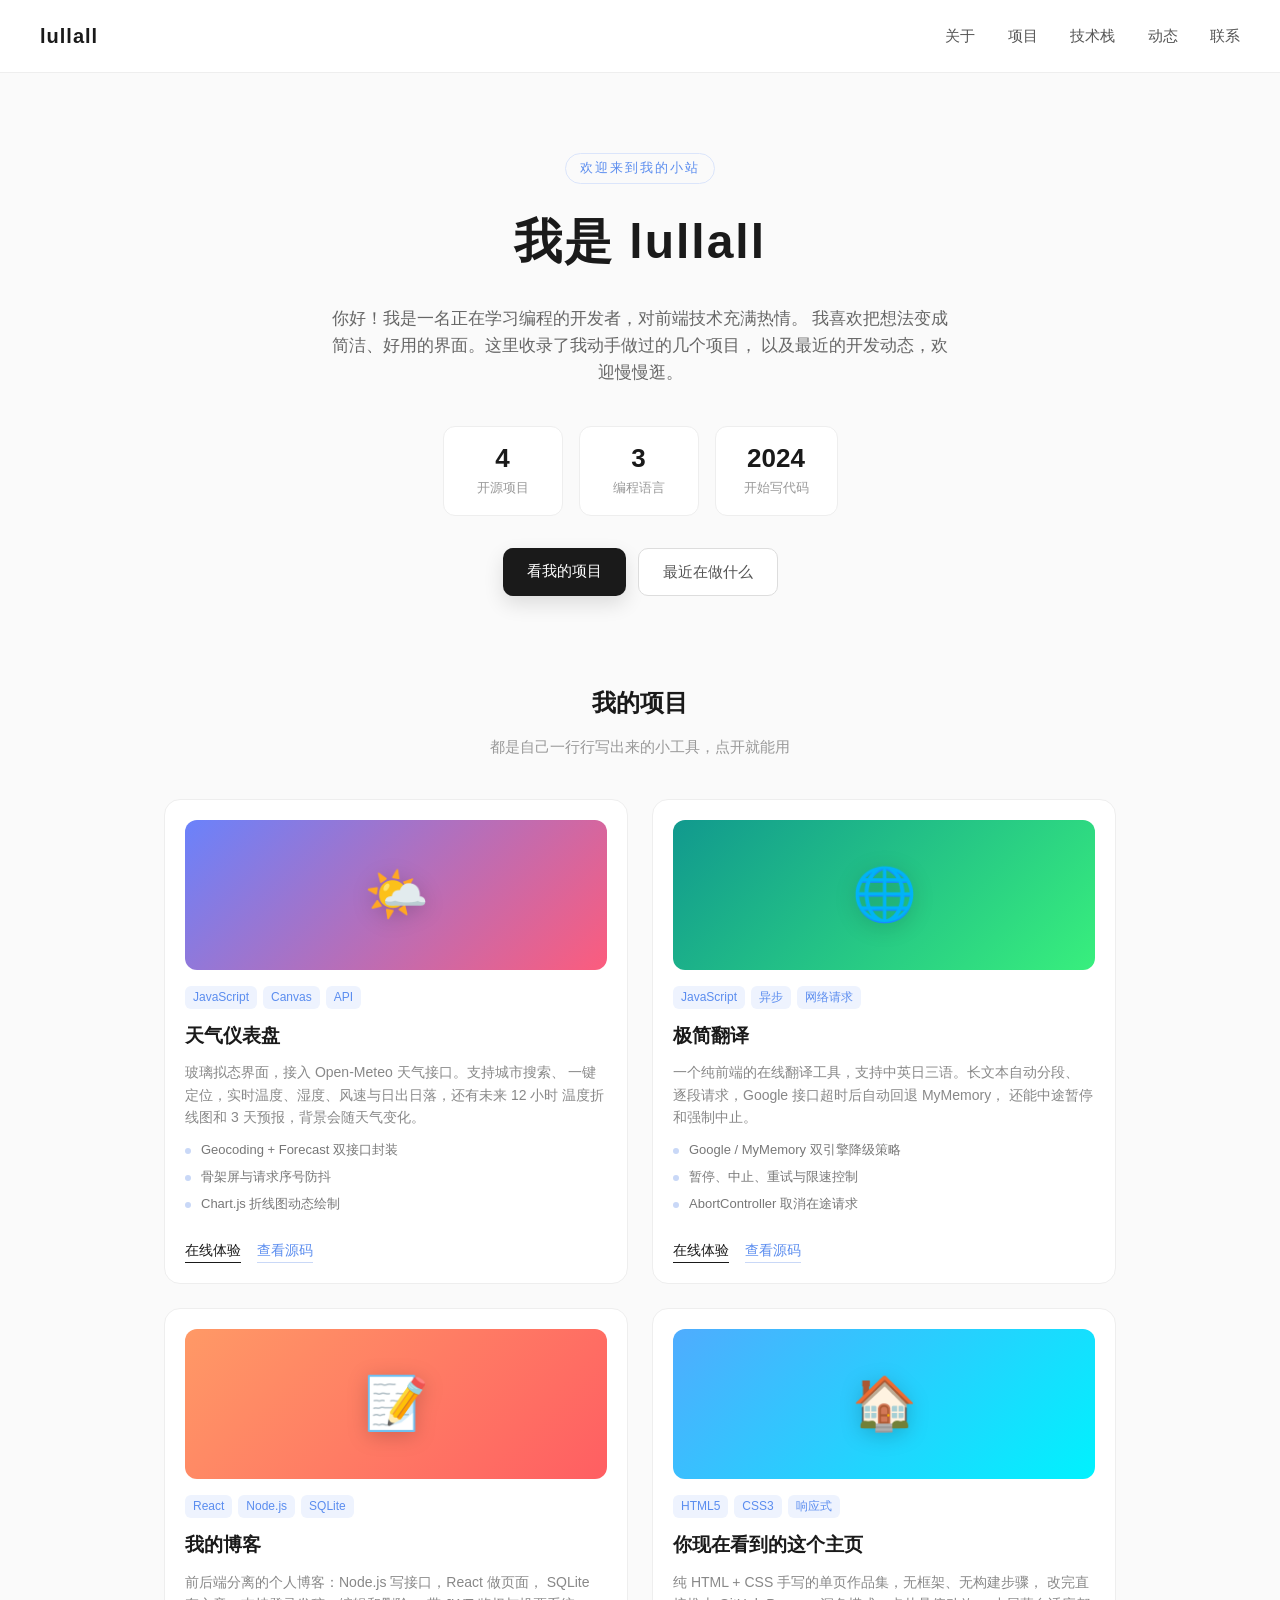
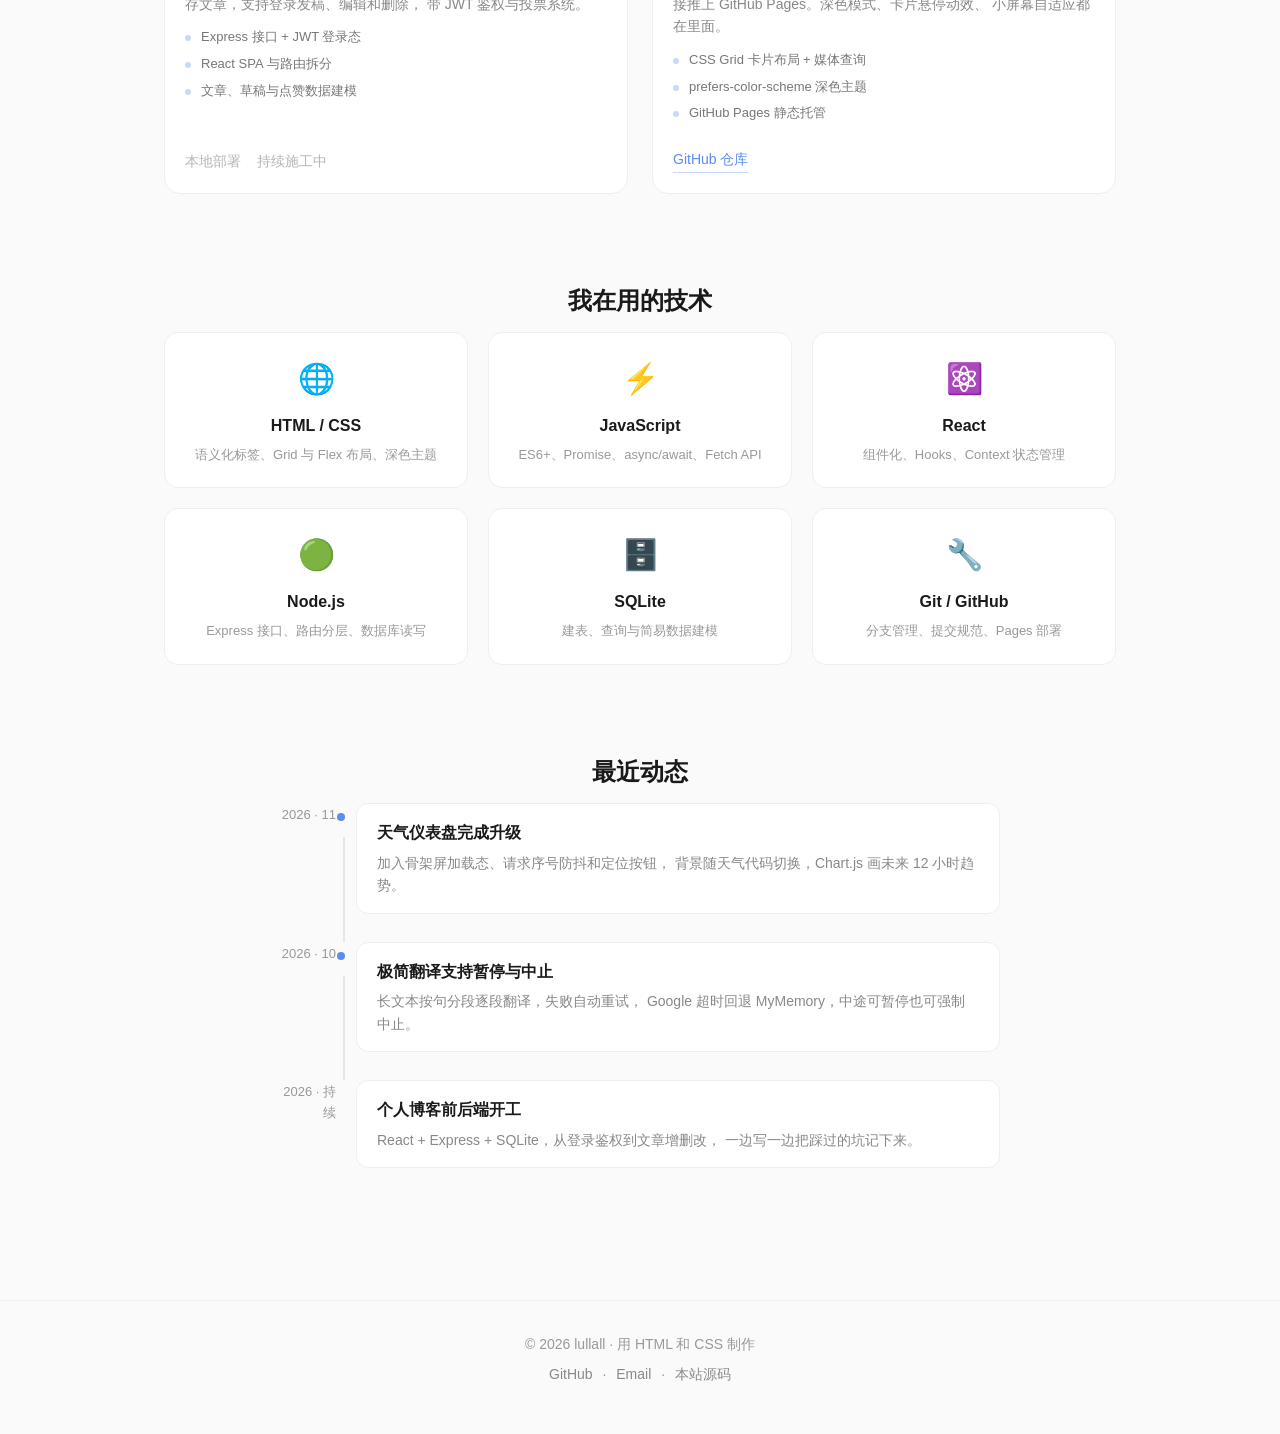
<file: index.html>
<!DOCTYPE html>
<html lang="zh-CN">
<head>
  <meta charset="UTF-8">
  <meta name="viewport" content="width=device-width, initial-scale=1.0">
  <title>lullall · 个人主页与作品集</title>
  <meta name="description" content="lullall 的个人主页与作品集：天气仪表盘、AI 翻译工具、个人博客等练手项目。">
  <link rel="stylesheet" href="style.css">
</head>
<body>
  <!-- 顶部导航栏 -->
  <header class="navbar">
    <div class="logo">lullall</div>
    <nav class="nav-links">
      <a href="#about">关于</a>
      <a href="#projects">项目</a>
      <a href="#stack">技术栈</a>
      <a href="#timeline">动态</a>
      <a href="#contact">联系</a>
    </nav>
  </header>

  <!-- 主体内容 -->
  <main>
    <!-- 大标题 + 自我介绍 -->
    <section class="hero" id="about">
      <p class="hero-eyebrow">欢迎来到我的小站</p>
      <h1 class="title">我是 lullall</h1>
      <p class="intro">
        你好！我是一名正在学习编程的开发者，对前端技术充满热情。
        我喜欢把想法变成简洁、好用的界面。这里收录了我动手做过的几个项目，
        以及最近的开发动态，欢迎慢慢逛。
      </p>
      <div class="hero-stats">
        <div class="stat">
          <span class="stat-num">4</span>
          <span class="stat-label">开源项目</span>
        </div>
        <div class="stat">
          <span class="stat-num">3</span>
          <span class="stat-label">编程语言</span>
        </div>
        <div class="stat">
          <span class="stat-num">2024</span>
          <span class="stat-label">开始写代码</span>
        </div>
      </div>
      <div class="hero-actions">
        <a class="btn btn-primary" href="#projects">看我的项目</a>
        <a class="btn btn-ghost" href="#timeline">最近在做什么</a>
      </div>
    </section>

    <!-- 项目卡片 -->
    <section class="projects" id="projects">
      <h2 class="section-title">我的项目</h2>
      <p class="section-sub">都是自己一行行写出来的小工具，点开就能用</p>

      <div class="card-grid">
        <!-- 天气仪表盘 -->
        <article class="card">
          <div class="card-thumb card-thumb--weather" aria-hidden="true">
            <span class="thumb-glyph">🌤️</span>
          </div>
          <div class="card-tags">
            <span class="tag">JavaScript</span>
            <span class="tag">Canvas</span>
            <span class="tag">API</span>
          </div>
          <h3 class="card-title">天气仪表盘</h3>
          <p class="card-desc">
            玻璃拟态界面，接入 Open-Meteo 天气接口。支持城市搜索、
            一键定位，实时温度、湿度、风速与日出日落，还有未来 12 小时
            温度折线图和 3 天预报，背景会随天气变化。
          </p>
          <ul class="card-points">
            <li>Geocoding + Forecast 双接口封装</li>
            <li>骨架屏与请求序号防抖</li>
            <li>Chart.js 折线图动态绘制</li>
          </ul>
          <div class="card-links">
            <a href="projects/weather-dashboard/index.html" class="card-link card-link--demo">在线体验</a>
            <a href="https://github.com/lullall/weather-dashboard" class="card-link card-link--code">查看源码</a>
          </div>
        </article>

        <!-- 极简翻译 -->
        <article class="card">
          <div class="card-thumb card-thumb--translator" aria-hidden="true">
            <span class="thumb-glyph">🌐</span>
          </div>
          <div class="card-tags">
            <span class="tag">JavaScript</span>
            <span class="tag">异步</span>
            <span class="tag">网络请求</span>
          </div>
          <h3 class="card-title">极简翻译</h3>
          <p class="card-desc">
            一个纯前端的在线翻译工具，支持中英日三语。长文本自动分段、
            逐段请求，Google 接口超时后自动回退 MyMemory，
            还能中途暂停和强制中止。
          </p>
          <ul class="card-points">
            <li>Google / MyMemory 双引擎降级策略</li>
            <li>暂停、中止、重试与限速控制</li>
            <li>AbortController 取消在途请求</li>
          </ul>
          <div class="card-links">
            <a href="projects/translator-app/index.html" class="card-link card-link--demo">在线体验</a>
            <a href="https://github.com/lullall/my-first-project/tree/main/projects/translator-app" class="card-link card-link--code">查看源码</a>
          </div>
        </article>

        <!-- VIP 博客 -->
        <article class="card">
          <div class="card-thumb card-thumb--blog" aria-hidden="true">
            <span class="thumb-glyph">📝</span>
          </div>
          <div class="card-tags">
            <span class="tag">React</span>
            <span class="tag">Node.js</span>
            <span class="tag">SQLite</span>
          </div>
          <h3 class="card-title">我的博客</h3>
          <p class="card-desc">
            前后端分离的个人博客：Node.js 写接口，React 做页面，
            SQLite 存文章，支持登录发稿、编辑和删除，
            带 JWT 鉴权与投票系统。
          </p>
          <ul class="card-points">
            <li>Express 接口 + JWT 登录态</li>
            <li>React SPA 与路由拆分</li>
            <li>文章、草稿与点赞数据建模</li>
          </ul>
          <div class="card-links">
            <span class="card-link card-link--soon">本地部署</span>
            <span class="card-link card-link--soon">持续施工中</span>
          </div>
        </article>

        <!-- 本仓库 / 个人主页 -->
        <article class="card">
          <div class="card-thumb card-thumb--home" aria-hidden="true">
            <span class="thumb-glyph">🏠</span>
          </div>
          <div class="card-tags">
            <span class="tag">HTML5</span>
            <span class="tag">CSS3</span>
            <span class="tag">响应式</span>
          </div>
          <h3 class="card-title">你现在看到的这个主页</h3>
          <p class="card-desc">
            纯 HTML + CSS 手写的单页作品集，无框架、无构建步骤，
            改完直接推上 GitHub Pages。深色模式、卡片悬停动效、
            小屏幕自适应都在里面。
          </p>
          <ul class="card-points">
            <li>CSS Grid 卡片布局 + 媒体查询</li>
            <li>prefers-color-scheme 深色主题</li>
            <li>GitHub Pages 静态托管</li>
          </ul>
          <div class="card-links">
            <a href="https://github.com/lullall/my-first-project" class="card-link card-link--code">GitHub 仓库</a>
          </div>
        </article>
      </div>
    </section>

    <!-- 技术栈 -->
    <section class="stack" id="stack">
      <h2 class="section-title">我在用的技术</h2>
      <div class="stack-grid">
        <div class="stack-item">
          <span class="stack-glyph" aria-hidden="true">🌐</span>
          <h3 class="stack-name">HTML / CSS</h3>
          <p class="stack-desc">语义化标签、Grid 与 Flex 布局、深色主题</p>
        </div>
        <div class="stack-item">
          <span class="stack-glyph" aria-hidden="true">⚡</span>
          <h3 class="stack-name">JavaScript</h3>
          <p class="stack-desc">ES6+、Promise、async/await、Fetch API</p>
        </div>
        <div class="stack-item">
          <span class="stack-glyph" aria-hidden="true">⚛️</span>
          <h3 class="stack-name">React</h3>
          <p class="stack-desc">组件化、Hooks、Context 状态管理</p>
        </div>
        <div class="stack-item">
          <span class="stack-glyph" aria-hidden="true">🟢</span>
          <h3 class="stack-name">Node.js</h3>
          <p class="stack-desc">Express 接口、路由分层、数据库读写</p>
        </div>
        <div class="stack-item">
          <span class="stack-glyph" aria-hidden="true">🗄️</span>
          <h3 class="stack-name">SQLite</h3>
          <p class="stack-desc">建表、查询与简易数据建模</p>
        </div>
        <div class="stack-item">
          <span class="stack-glyph" aria-hidden="true">🔧</span>
          <h3 class="stack-name">Git / GitHub</h3>
          <p class="stack-desc">分支管理、提交规范、Pages 部署</p>
        </div>
      </div>
    </section>

    <!-- 博客动态 -->
    <section class="timeline" id="timeline">
      <h2 class="section-title">最近动态</h2>
      <ol class="timeline-list">
        <li class="timeline-item">
          <span class="timeline-date">2026 · 11</span>
          <div class="timeline-body">
            <h3 class="timeline-title">天气仪表盘完成升级</h3>
            <p class="timeline-text">
              加入骨架屏加载态、请求序号防抖和定位按钮，
              背景随天气代码切换，Chart.js 画未来 12 小时趋势。
            </p>
          </div>
        </li>
        <li class="timeline-item">
          <span class="timeline-date">2026 · 10</span>
          <div class="timeline-body">
            <h3 class="timeline-title">极简翻译支持暂停与中止</h3>
            <p class="timeline-text">
              长文本按句分段逐段翻译，失败自动重试，
              Google 超时回退 MyMemory，中途可暂停也可强制中止。
            </p>
          </div>
        </li>
        <li class="timeline-item">
          <span class="timeline-date">2026 · 持续</span>
          <div class="timeline-body">
            <h3 class="timeline-title">个人博客前后端开工</h3>
            <p class="timeline-text">
              React + Express + SQLite，从登录鉴权到文章增删改，
              一边写一边把踩过的坑记下来。
            </p>
          </div>
        </li>
      </ol>
    </section>
  </main>

  <!-- 页脚 -->
  <footer class="footer" id="contact">
    <p class="footer-line">© 2026 lullall · 用 HTML 和 CSS 制作</p>
    <p class="footer-links">
      <a href="https://github.com/lullall">GitHub</a>
      <span aria-hidden="true">·</span>
      <a href="mailto:3560838898@qq.com">Email</a>
      <span aria-hidden="true">·</span>
      <a href="https://github.com/lullall/my-first-project">本站源码</a>
    </p>
  </footer>
</body>
</html>
</file>
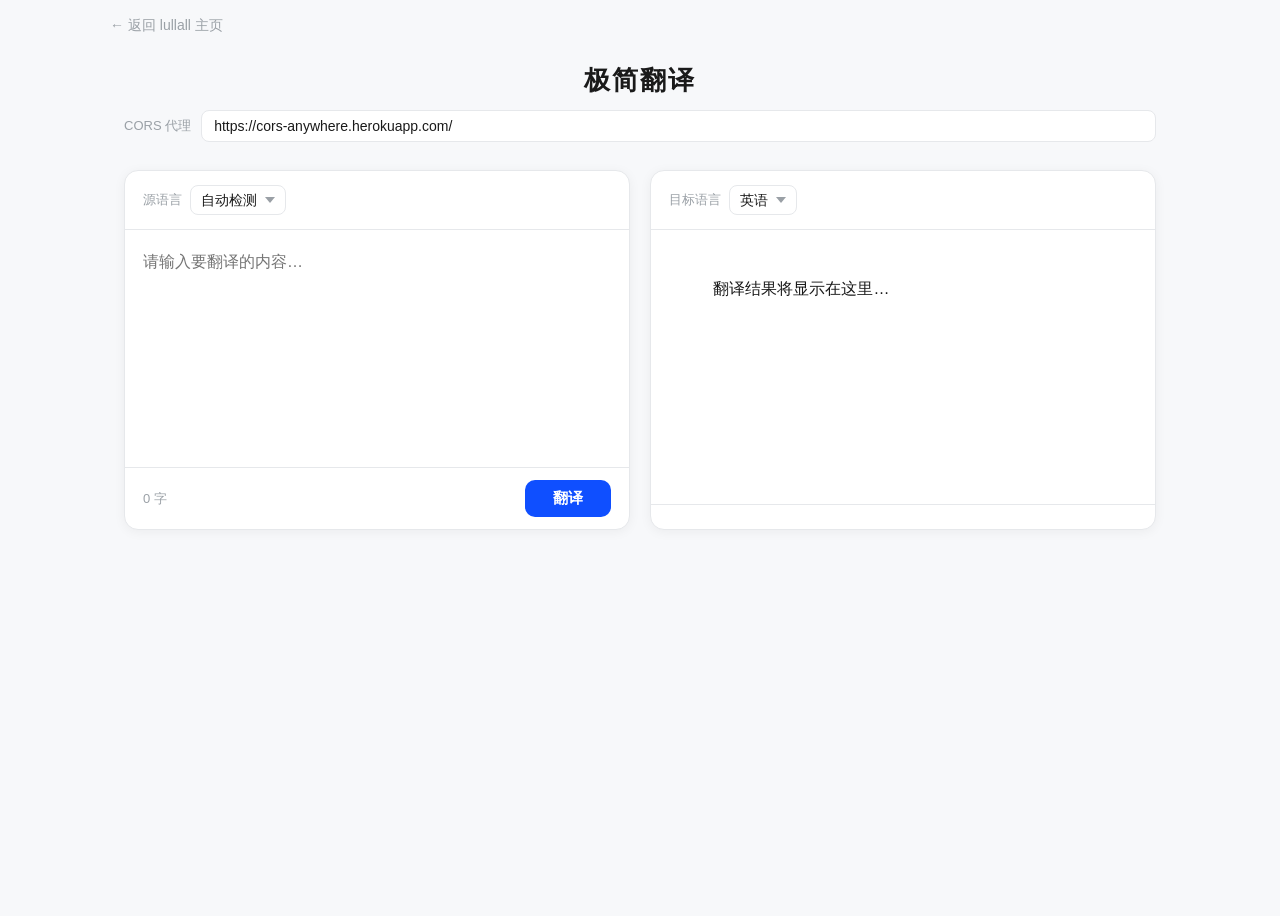
<file: projects/translator-app/index.html>
<!DOCTYPE html>
<html lang="zh-CN">
<head>
  <meta charset="UTF-8" />
  <meta name="viewport" content="width=device-width, initial-scale=1.0" />
  <title>极简翻译</title>
  <link rel="stylesheet" href="style.css" />
</head>
<body>
  <p class="back-home"><a href="../../index.html">← 返回 lullall 主页</a></p>
  <header class="topbar">
    <h1 class="title">极简翻译</h1>
  </header>

  <div class="proxy-bar">
    <label class="proxy-bar__label" for="proxyInput">CORS 代理</label>
    <input
      id="proxyInput"
      class="proxy-bar__input"
      type="text"
      placeholder="https://cors-anywhere.herokuapp.com/"
      value="https://cors-anywhere.herokuapp.com/"
    />
  </div>

  <main class="container">
    <div class="panel">
      <!-- 左栏：输入 -->
      <section class="card card--input">
        <div class="card__head">
          <label class="lang-select">
            <span class="lang-select__label">源语言</span>
            <select id="sourceLang">
              <option value="auto">自动检测</option>
              <option value="zh">中文</option>
              <option value="en">英语</option>
              <option value="ja">日语</option>
            </select>
          </label>
        </div>
        <textarea
          id="inputText"
          class="card__body"
          placeholder="请输入要翻译的内容…"
        ></textarea>
        <div class="card__foot">
          <span id="charCount" class="char-count">0 字</span>
          <div class="actions">
            <button id="translateBtn" class="btn-translate">翻译</button>
            <button id="pauseBtn" class="btn-action btn-pause" hidden>暂停</button>
            <button id="abortBtn" class="btn-action btn-abort" hidden>强制中止</button>
          </div>
        </div>
      </section>

      <!-- 右栏：结果 -->
      <section class="card card--output">
        <div class="card__head">
          <label class="lang-select">
            <span class="lang-select__label">目标语言</span>
            <select id="targetLang">
              <option value="en">英语</option>
              <option value="zh">中文</option>
              <option value="ja">日语</option>
            </select>
          </label>
        </div>
        <div id="engineHint" class="engine-hint"></div>
        <div id="outputText" class="card__body card__body--result">
          翻译结果将显示在这里…
        </div>
        <div class="card__foot">
          <span class="char-count char-count--muted"></span>
          <span class="char-count char-count--muted"></span>
        </div>
      </section>
    </div>
  </main>

  <script src="script.js"></script>
</body>
</html>
</file>
<file: style.css>
/* ===== 基础重置 ===== */
* {
  margin: 0;
  padding: 0;
  box-sizing: border-box;
}

body {
  font-family: -apple-system, BlinkMacSystemFont, "Segoe UI", "PingFang SC",
    "Microsoft YaHei", sans-serif;
  color: #1a1a1a;
  background: #fafafa;
  line-height: 1.6;
}

/* 深色模式：跟随系统偏好 */
@media (prefers-color-scheme: dark) {
  body {
    color: #e8e8e8;
    background: #16181d;
  }
  .navbar {
    background: #1e2128;
    border-bottom-color: #2b2f38;
  }
  .nav-links a,
  .logo {
    color: #c9cdd4;
  }
  .nav-links a:hover {
    color: #ffffff;
  }
  .card,
  .stack-item,
  .timeline-body {
    background: #1e2128;
    border-color: #2b2f38;
  }
  .card-title,
  .stack-name,
  .timeline-title {
    color: #f0f2f5;
  }
  .card-desc,
  .stack-desc,
  .timeline-text {
    color: #9aa1ab;
  }
  .card-points {
    color: #a8b0bb;
  }
  .card-points li::before {
    background: #5b8def;
  }
  .card-thumb {
    filter: saturate(0.92);
  }
  .footer {
    border-top-color: #2b2f38;
    color: #8b929c;
  }
  .footer-links a {
    color: #9aa1ab;
  }
}

/* ===== 顶部导航栏 ===== */
.navbar {
  display: flex;
  align-items: center;
  justify-content: space-between;
  padding: 20px 40px;
  background: #ffffff;
  border-bottom: 1px solid #eee;
  position: sticky;
  top: 0;
  z-index: 10;
}

.logo {
  font-weight: 700;
  font-size: 20px;
  letter-spacing: 1px;
}

.nav-links a {
  margin-left: 28px;
  text-decoration: none;
  color: #555;
  font-size: 15px;
  transition: color 0.2s;
}

.nav-links a:hover {
  color: #1a1a1a;
}

/* ===== 主体 ===== */
main {
  max-width: 1000px;
  margin: 0 auto;
  padding: 80px 24px;
}

/* ===== 大标题 + 自我介绍 ===== */
.hero {
  text-align: center;
  margin-bottom: 88px;
}

.hero-eyebrow {
  display: inline-block;
  font-size: 13px;
  letter-spacing: 2px;
  color: #5b8def;
  border: 1px solid #dbe5fb;
  border-radius: 999px;
  padding: 4px 14px;
  margin-bottom: 20px;
}

.title {
  font-size: 48px;
  font-weight: 800;
  letter-spacing: 2px;
  margin-bottom: 24px;
}

.intro {
  max-width: 620px;
  margin: 0 auto;
  color: #666;
  font-size: 17px;
}

/* 数据小卡片 */
.hero-stats {
  display: flex;
  justify-content: center;
  gap: 16px;
  margin: 40px 0 32px;
  flex-wrap: wrap;
}

.stat {
  background: #ffffff;
  border: 1px solid #eee;
  border-radius: 12px;
  padding: 16px 28px;
  min-width: 120px;
}

.stat-num {
  display: block;
  font-size: 26px;
  font-weight: 700;
  line-height: 1.2;
}

.stat-label {
  display: block;
  font-size: 13px;
  color: #999;
  margin-top: 4px;
}

/* 行动按钮 */
.hero-actions {
  display: flex;
  justify-content: center;
  gap: 12px;
  flex-wrap: wrap;
}

.btn {
  display: inline-block;
  padding: 11px 24px;
  border-radius: 10px;
  font-size: 15px;
  text-decoration: none;
  transition: transform 0.2s, box-shadow 0.2s, opacity 0.2s;
}

.btn:hover {
  transform: translateY(-2px);
}

.btn-primary {
  background: #1a1a1a;
  color: #ffffff;
  box-shadow: 0 8px 20px rgba(0, 0, 0, 0.12);
}

.btn-ghost {
  border: 1px solid #ddd;
  color: #555;
  background: #ffffff;
}

/* ===== 通用小节标题 ===== */
.section-title {
  font-size: 24px;
  font-weight: 700;
  margin-bottom: 12px;
  text-align: center;
}

.section-sub {
  text-align: center;
  color: #999;
  font-size: 15px;
  margin-bottom: 40px;
}

/* ===== 项目卡片 ===== */
.card-grid {
  display: grid;
  grid-template-columns: repeat(2, 1fr);
  gap: 24px;
}

.card {
  background: #ffffff;
  border: 1px solid #eee;
  border-radius: 16px;
  padding: 20px;
  display: flex;
  flex-direction: column;
  transition: transform 0.2s, box-shadow 0.2s;
}

.card:hover {
  transform: translateY(-4px);
  box-shadow: 0 8px 24px rgba(0, 0, 0, 0.06);
}

/* 卡片配图区：用渐变 + 图标代替截图 */
.card-thumb {
  height: 150px;
  border-radius: 12px;
  margin-bottom: 16px;
  display: flex;
  align-items: center;
  justify-content: center;
}

.thumb-glyph {
  font-size: 52px;
  filter: drop-shadow(0 4px 10px rgba(0, 0, 0, 0.18));
}

.card-thumb--weather {
  background: linear-gradient(135deg, #6a82fb 0%, #fc5c7d 100%);
}

.card-thumb--translator {
  background: linear-gradient(135deg, #11998e 0%, #38ef7d 100%);
}

.card-thumb--blog {
  background: linear-gradient(135deg, #ff9966 0%, #ff5e62 100%);
}

.card-thumb--home {
  background: linear-gradient(135deg, #4facfe 0%, #00f2fe 100%);
}

/* 技术标签 */
.card-tags {
  display: flex;
  flex-wrap: wrap;
  gap: 6px;
  margin-bottom: 12px;
}

.tag {
  font-size: 12px;
  color: #5b8def;
  background: #eef3fe;
  border-radius: 6px;
  padding: 2px 8px;
}

.card-title {
  font-size: 19px;
  font-weight: 600;
  margin-bottom: 10px;
}

.card-desc {
  color: #888;
  font-size: 14px;
  margin-bottom: 12px;
}

/* 要点列表 */
.card-points {
  list-style: none;
  margin-bottom: 18px;
}

.card-points li {
  position: relative;
  padding-left: 16px;
  font-size: 13px;
  color: #777;
  margin-bottom: 6px;
}

.card-points li::before {
  content: "";
  position: absolute;
  left: 0;
  top: 8px;
  width: 6px;
  height: 6px;
  border-radius: 50%;
  background: #c9d8f7;
}

/* 卡片底部链接：始终贴底对齐 */
.card-links {
  display: flex;
  gap: 16px;
  margin-top: auto;
}

.card-link {
  font-size: 14px;
  text-decoration: none;
  font-weight: 500;
}

.card-link--demo {
  color: #1a1a1a;
  border-bottom: 1px solid #1a1a1a;
  padding-bottom: 1px;
}

.card-link--code {
  color: #5b8def;
  border-bottom: 1px solid #c9d8f7;
  padding-bottom: 1px;
}

.card-link--soon {
  color: #b5b5b5;
  cursor: default;
}

/* ===== 技术栈 ===== */
.stack {
  margin-top: 88px;
  margin-bottom: 88px;
}

.stack-grid {
  display: grid;
  grid-template-columns: repeat(3, 1fr);
  gap: 20px;
}

.stack-item {
  background: #ffffff;
  border: 1px solid #eee;
  border-radius: 14px;
  padding: 22px 20px;
  text-align: center;
  transition: transform 0.2s;
}

.stack-item:hover {
  transform: translateY(-3px);
}

.stack-glyph {
  font-size: 30px;
}

.stack-name {
  font-size: 16px;
  font-weight: 600;
  margin: 10px 0 6px;
}

.stack-desc {
  font-size: 13px;
  color: #999;
}

/* ===== 博客动态 ===== */
.timeline {
  margin-bottom: 24px;
}

.timeline-list {
  list-style: none;
  max-width: 720px;
  margin: 0 auto;
}

.timeline-item {
  display: flex;
  gap: 20px;
  padding-bottom: 28px;
  position: relative;
}

/* 左侧竖线 */
.timeline-item:not(:last-child)::before {
  content: "";
  position: absolute;
  left: 63px;
  top: 34px;
  bottom: 0;
  width: 2px;
  background: #e6e6e6;
}

.timeline-item:not(:last-child)::after {
  content: "";
  position: absolute;
  left: 57px;
  top: 10px;
  width: 8px;
  height: 8px;
  border-radius: 50%;
  background: #5b8def;
}

.timeline-date {
  flex: 0 0 56px;
  font-size: 13px;
  color: #999;
  text-align: right;
  padding-top: 2px;
  font-variant-numeric: tabular-nums;
}

.timeline-body {
  background: #ffffff;
  border: 1px solid #eee;
  border-radius: 12px;
  padding: 16px 20px;
  flex: 1;
}

.timeline-title {
  font-size: 16px;
  font-weight: 600;
  margin-bottom: 6px;
}

.timeline-text {
  font-size: 14px;
  color: #888;
}

/* ===== 页脚 ===== */
.footer {
  text-align: center;
  padding: 32px 24px 48px;
  color: #999;
  font-size: 14px;
  border-top: 1px solid #eee;
}

.footer-links {
  margin-top: 8px;
}

.footer-links a {
  color: #888;
  text-decoration: none;
  margin: 0 6px;
}

.footer-links a:hover {
  color: #1a1a1a;
  text-decoration: underline;
}

/* ===== 响应式：小屏幕适配 ===== */
@media (max-width: 720px) {
  .title {
    font-size: 36px;
  }
  .card-grid {
    grid-template-columns: 1fr;
  }
  .stack-grid {
    grid-template-columns: 1fr;
  }
  .navbar {
    padding: 16px 20px;
  }
  .nav-links a {
    margin-left: 16px;
    font-size: 14px;
  }
  main {
    padding: 56px 20px;
  }
  .hero {
    margin-bottom: 64px;
  }
}
</file>
<file: projects/translator-app/style.css>
/* ===== 返回主页链接 ===== */
.back-home {
  margin: 16px auto 0;
  max-width: 1100px;
  padding: 0 20px;
}

.back-home a {
  color: var(--text-muted);
  font-size: 14px;
  text-decoration: none;
}

.back-home a:hover {
  color: var(--accent);
}

:root {
  --bg: #f7f8fa;
  --card-bg: #ffffff;
  --border: #e6e8eb;
  --text: #1a1a1a;
  --text-muted: #9aa0a6;
  --accent: #0f4fff;
  --accent-hover: #0a3fd6;
  --radius: 14px;
  --shadow: 0 2px 12px rgba(0, 0, 0, 0.05);
}

* {
  box-sizing: border-box;
}

body {
  margin: 0;
  font-family: -apple-system, BlinkMacSystemFont, "Segoe UI", "PingFang SC",
    "Hiragino Sans GB", "Microsoft YaHei", sans-serif;
  background: var(--bg);
  color: var(--text);
  min-height: 100vh;
}

/* 顶部标题 */
.topbar {
  padding: 28px 24px 8px;
  text-align: center;
}

.title {
  margin: 0;
  font-size: 26px;
  font-weight: 700;
  letter-spacing: 2px;
}

/* CORS 代理配置条 */
.proxy-bar {
  max-width: 1080px;
  margin: 0 auto;
  padding: 4px 24px 12px;
  display: flex;
  align-items: center;
  gap: 10px;
}

.proxy-bar__label {
  font-size: 13px;
  color: var(--text-muted);
  white-space: nowrap;
}

.proxy-bar__input {
  flex: 1;
  min-width: 0;
  border: 1px solid var(--border);
  border-radius: 8px;
  padding: 7px 12px;
  font-size: 14px;
  color: var(--text);
  background: #fff;
}

.proxy-bar__input:focus {
  border-color: var(--accent);
  outline: none;
}

/* 主容器 */
.container {
  max-width: 1080px;
  margin: 0 auto;
  padding: 16px 24px 40px;
}

.panel {
  display: grid;
  grid-template-columns: 1fr 1fr;
  gap: 20px;
}

/* 卡片 */
.card {
  background: var(--card-bg);
  border: 1px solid var(--border);
  border-radius: var(--radius);
  box-shadow: var(--shadow);
  display: flex;
  flex-direction: column;
  min-height: 360px;
}

.card__head {
  padding: 14px 18px;
  border-bottom: 1px solid var(--border);
}

.card__body {
  flex: 1;
  padding: 18px;
  font-size: 16px;
  line-height: 1.7;
  border: none;
  outline: none;
  resize: none;
  background: transparent;
  color: var(--text);
  font-family: inherit;
}

.card__body--result {
  white-space: pre-wrap;
  overflow-y: auto;
  color: var(--text);
}

/* 引擎提示小字（结果框顶部） */
.engine-hint {
  padding: 8px 18px 0;
  font-size: 12px;
  color: var(--text-muted);
}

.engine-hint:empty {
  display: none;
}

.card__foot {
  display: flex;
  align-items: center;
  justify-content: space-between;
  padding: 12px 18px;
  border-top: 1px solid var(--border);
}

/* 语言选择 */
.lang-select {
  display: inline-flex;
  align-items: center;
  gap: 8px;
}

.lang-select__label {
  font-size: 13px;
  color: var(--text-muted);
}

.lang-select select {
  appearance: none;
  border: 1px solid var(--border);
  border-radius: 8px;
  padding: 6px 28px 6px 10px;
  font-size: 14px;
  color: var(--text);
  background: #fff
    url("data:image/svg+xml,%3Csvg xmlns='http://www.w3.org/2000/svg' width='10' height='6' viewBox='0 0 10 6'%3E%3Cpath fill='%239aa0a6' d='M0 0l5 6 5-6z'/%3E%3C/svg%3E")
    no-repeat right 10px center;
  cursor: pointer;
}

.lang-select select:focus {
  border-color: var(--accent);
  outline: none;
}

/* 字数统计 */
.char-count {
  font-size: 13px;
  color: var(--text-muted);
}

.char-count--muted {
  visibility: hidden;
}

/* 翻译按钮 */
.btn-translate {
  border: none;
  background: var(--accent);
  color: #fff;
  font-size: 15px;
  font-weight: 600;
  padding: 9px 28px;
  border-radius: 10px;
  cursor: pointer;
  transition: background 0.15s ease, transform 0.05s ease;
}

.btn-translate:hover {
  background: var(--accent-hover);
}

.btn-translate:active {
  transform: scale(0.97);
}

.btn-translate:disabled {
  opacity: 0.65;
  cursor: not-allowed;
}

.btn-translate--loading {
  background: var(--accent-hover);
}

/* 按钮组 */
.actions {
  display: inline-flex;
  gap: 10px;
}

/* 次要操作按钮（暂停/继续） */
.btn-action {
  border: 1px solid var(--border);
  background: #fff;
  color: var(--text);
  font-size: 15px;
  font-weight: 600;
  padding: 9px 20px;
  border-radius: 10px;
  cursor: pointer;
  transition: background 0.15s ease, transform 0.05s ease, color 0.15s ease;
}

.btn-action:hover {
  background: #f1f3f5;
}

.btn-action:active {
  transform: scale(0.97);
}

.btn-action:disabled {
  opacity: 0.6;
  cursor: not-allowed;
}

/* 强制中止（红色） */
.btn-abort {
  border-color: #e5484d;
  color: #e5484d;
}

.btn-abort:hover {
  background: #e5484d;
  color: #fff;
}

/* 响应式 */
@media (max-width: 720px) {
  .panel {
    grid-template-columns: 1fr;
  }
  .card {
    min-height: 280px;
  }
}
</file>
